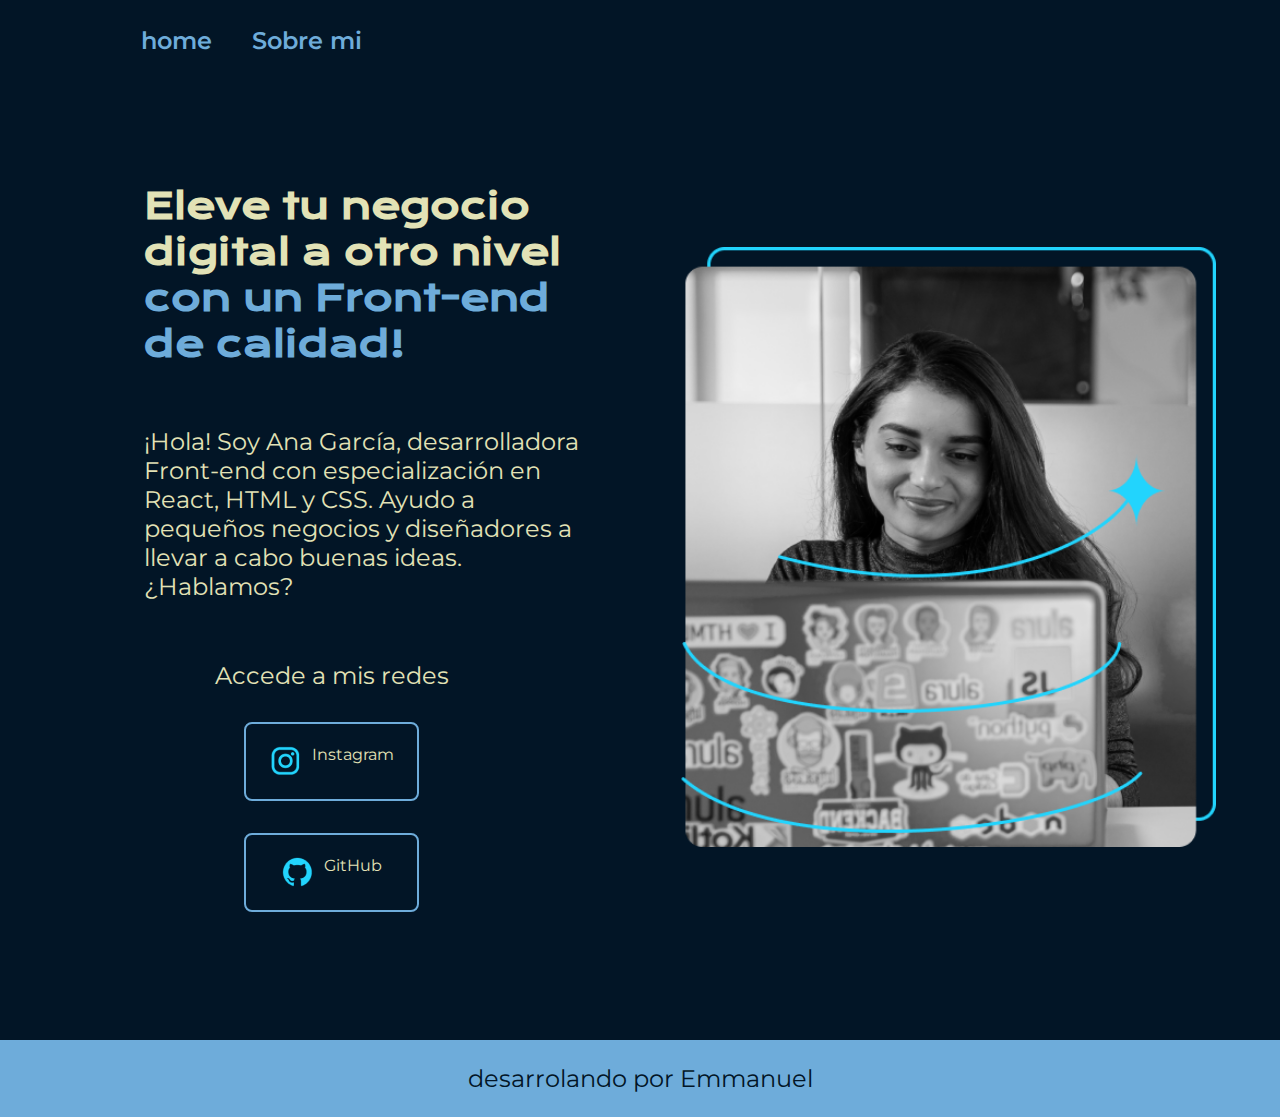
<file: index.html>
<!DOCTYPE html>
<html lang="es-mx">

<head>
    <meta charset="UTF-8">
    <meta http-equiv="X-UA-Compatible" content="IE=edge">
    <meta name="viewport" content="width=device-width, initial-scale=1.0">
    <title>Portafolio</title>
    <link rel="stylesheet" href="./styles/style.css">
</head>

<body>
    <header class="header">
        <nav class="headerMenu" >
            <a class="headerLink" href="index.html">home</a>
            <a class="headerLink" href="about.html">Sobre mi</a>
        </nav>
    </header>
    <main class="presentacion">
        <section class="presentacionConteniado">
            <h1 class="presentacionConteniadoTitulo">
                Eleve tu negocio digital a otro nivel
                <strong class="tituloDestaque">con un Front-end de calidad!
                </strong>
            </h1>
            <p class="presentacionConteniadoTexto">¡Hola! Soy Ana García, desarrolladora Front-end con
                especialización en React, HTML y CSS. Ayudo a pequeños
                negocios y diseñadores a llevar a cabo buenas ideas.
                ¿Hablamos?

            </p>
            <div class="presentacionEnlases">
            <h2 class="presentacionEnacesSubtitulo">Accede a mis redes</h2>
            
            <a class="presentacionEnacesLink" href="https://instagram.com/">
               <img src="./icono/instagram.png">
                Instagram</a>
            
            <a class="presentacionEnacesLink" href="https://github.com/">
              <img src="./icono/github.png">
                GitHub</a>
        </div>
        </section>
        <img class="precentacionImagen" src="./icono/Imagem.png" alt="Foto de Ana García desarrolando un proyecto">
    </main>
    <footer class="Footer">
        <p>desarrolando por Emmanuel</p>
    </footer>
</body>

</html>
</file>
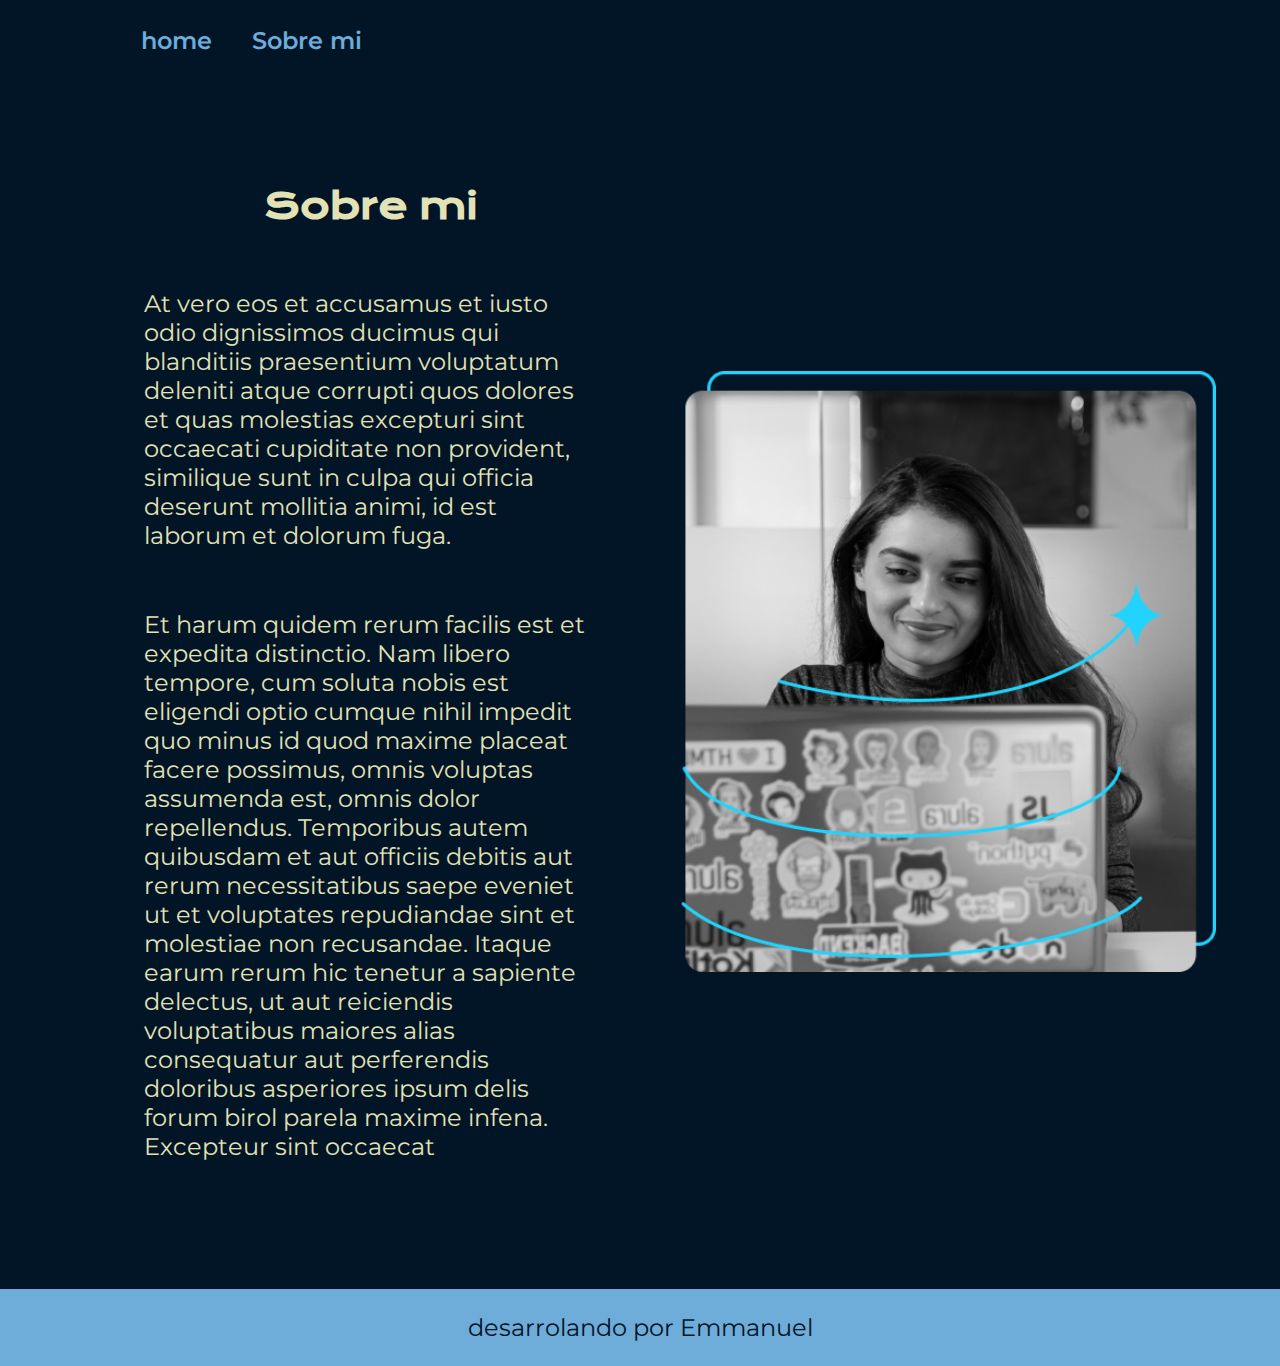
<file: about.html>
<!DOCTYPE html>
<html lang="es-mx">

<head>
    <meta charset="UTF-8">
    <meta http-equiv="X-UA-Compatible" content="IE=edge">
    <meta name="viewport" content="width=device-width, initial-scale=1.0">
    <title>Portafolio</title>
    <link rel="stylesheet" href="./styles/style.css">
</head>

<body>
    <header class="header">
        <nav class="headerMenu" >
            <a class="headerLink" href="index.html">home</a>
            <a class="headerLink" href="about.html">Sobre mi</a>
        </nav>
    </header>
    <main class="presentacion">
        <section class="presentacionConteniado">
            <h1 class="presentacionConteniadoTitulo">
                Sobre mi
                
            </h1>
            <p class="presentacionConteniadoTexto">At vero eos et accusamus et iusto odio dignissimos ducimus qui blanditiis praesentium voluptatum deleniti
                atque corrupti quos dolores et quas molestias excepturi sint occaecati cupiditate non provident,
                similique sunt in culpa qui officia deserunt mollitia animi, id est laborum et dolorum fuga.

            </p>
           <p class="presentacionConteniadoTexto"> Et harum quidem rerum facilis est et expedita distinctio. Nam libero tempore, cum soluta nobis est
            eligendi optio cumque nihil impedit quo minus id quod maxime placeat facere possimus, omnis voluptas
            assumenda est, omnis dolor repellendus. Temporibus autem quibusdam et aut officiis debitis aut rerum
            necessitatibus saepe eveniet ut et voluptates repudiandae sint et molestiae non recusandae. Itaque earum
            rerum hic tenetur a sapiente delectus, ut aut reiciendis voluptatibus maiores alias consequatur aut
            perferendis doloribus asperiores ipsum delis forum birol parela maxime infena. Excepteur sint occaecat</p>
        </section>
        <img class="precentacionImagen" src="./icono/Imagem.png" alt="Foto de Ana García desarrolando un proyecto">
    </main>
    <footer class="Footer">
        <p>desarrolando por Emmanuel</p>
    </footer>
</body>

</html>
</file>
<file: styles/style.css>
@import url('https://fonts.googleapis.com/css2?family=Krona+One&family=Montserrat:ital,wght@0,100..900;1,100..900&display=swap');
:root{
    --color-primario: #021526;
    --color-secundario: #E2E2B6;
    --color-tersiario:#6EACDA;
    --color-cuarto:#03346E;
    --fuente-monserrat: "Montserrat", sans-serif;
    --fuente-krona: "Krona One", sans-serif;
}

*{
    padding: 0;
    margin: 0;
}
body{
    background-color: var(--color-primario);
    color: var(--color-secundario);
    box-sizing: border-box;
}
.header{
padding: 2% 0% 0% 11%;

}
.headerMenu{
    display: flex;
    gap: 40px;

}
.headerLink{
    font-family: var(--fuente-monserrat);
    font-size: 1.5rem;
    font-weight: 600;
    color: var(--color-tersiario) ;
    text-decoration: none;
}

.presentacion{
    padding: 5% 0%;
    display: flex;
    align-items: center;
    margin: 5% 5%;
    justify-content: space-between;
    gap: 82px;
}
.presentacionConteniado{
    width: 50%;
    display: flex;
    flex-direction: column;
    align-items: center;
    gap: 60px;
}
.presentacionConteniadoTitulo{
    padding-left: 15%;
    font-size: 2.25rem;
    font-family: var(--fuente-krona);
}
.tituloDestaque{
    color:var(--color-tersiario);
}
.presentacionConteniadoTexto{
    padding-left: 15%;
    font-size: 1.5rem;
    font-family: var(--fuente-monserrat);
}
.presentacionEnlases{
    display: flex;
    justify-content: space-between;
    flex-direction: column;
    align-items: center;
    gap: 32px;
}
.presentacionEnacesLink{
width: 60%;
text-align: center;
padding: 21.5px 15px;
border-radius: 8px; 
font-family: var(--fuente-monserrat);
font-size: 1rem;
font-weight: 600px;
text-decoration: none;
color: var(--color-secundario);
border: 2px solid var(--color-tersiario);
display: flex;
justify-content: center;
gap: 10px;
}
.presentacionEnacesSubtitulo{
    font-family: var(--fuente-monserrat) ;
    font-size: 1.5rem;
    font-weight: 400;

}
.presentacionEnacesLink:hover{
    background-color:var(--color-cuarto);
}
.precentacionImagen{
    width: 50%;
}
.Footer{
background-color:var(--color-tersiario);
padding: 24px;
color: var(--color-primario);
text-align: center;
font-family:var(--fuente-monserrat);
font-size: 1.5rem;
font-weight: 400;
}
@media (max-width:1200px){
.header{
    padding: 10%;
}
.headerMenu{
    justify-content: center;
}
.presentacion{
    flex-direction: column-reverse;
    padding: 5%;
}
.presentacionConteniado{
    width: auto;
}

}
</file>
